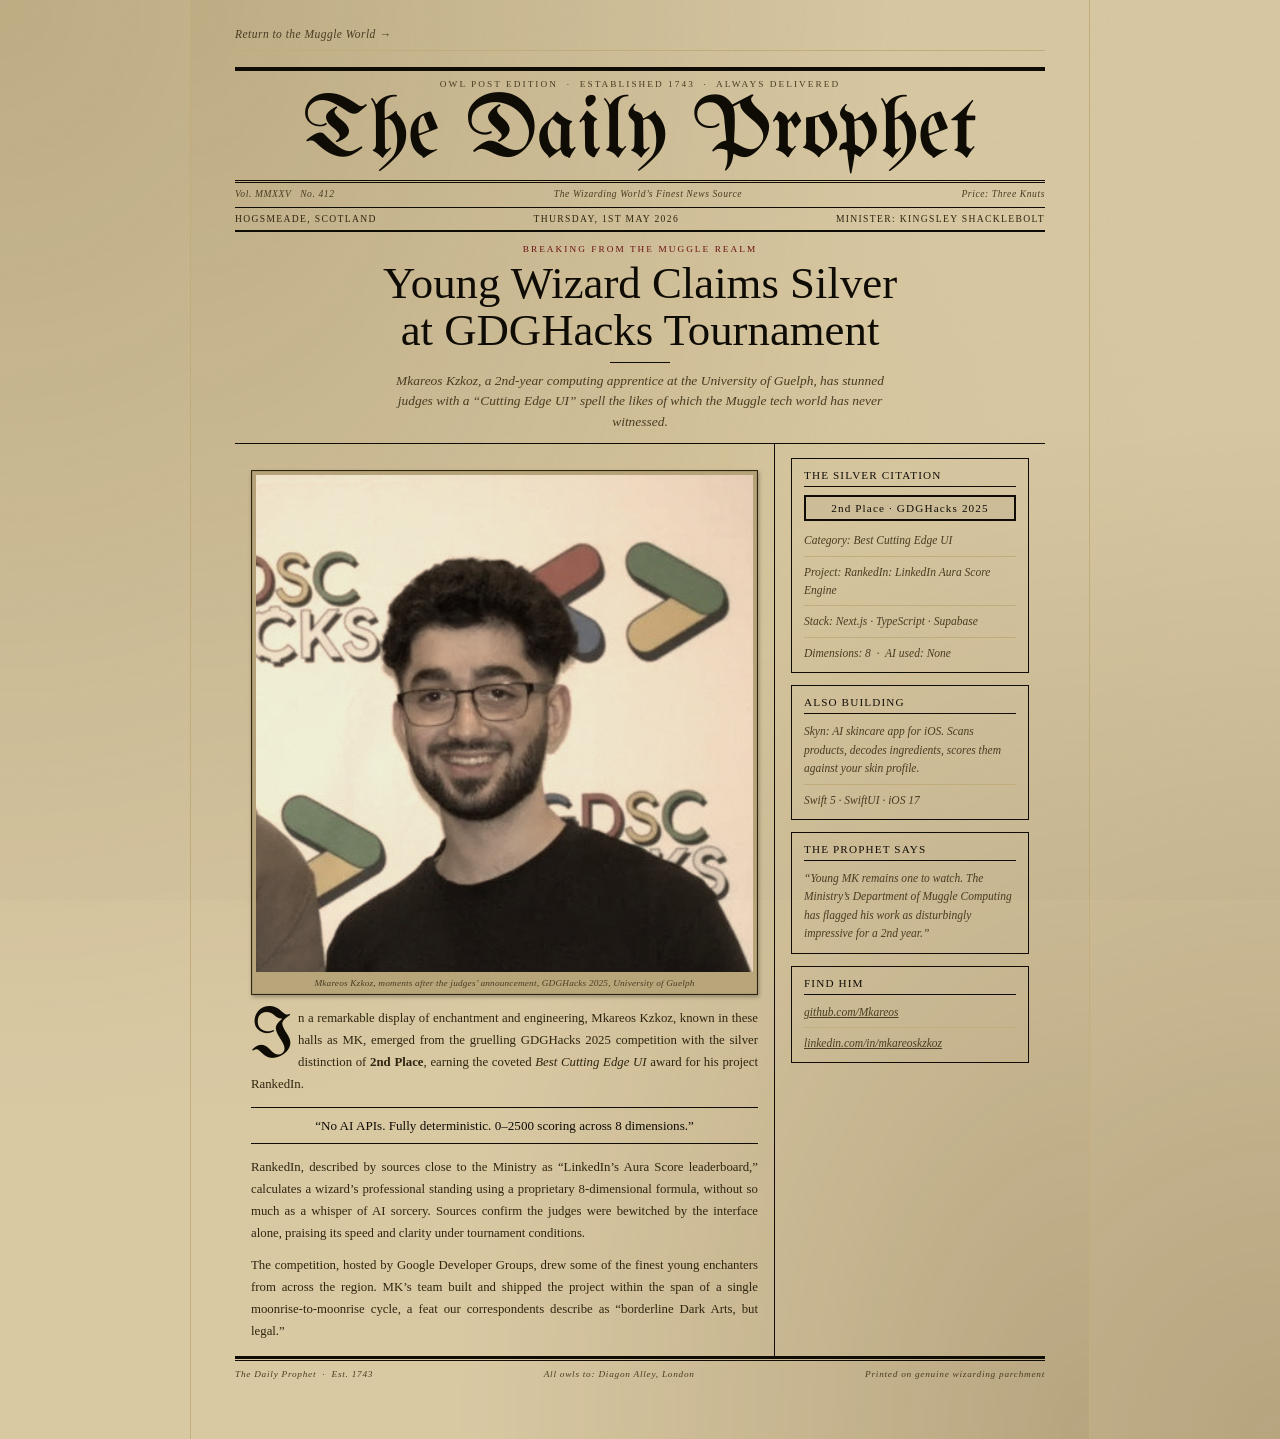
<file: daily-prophet.html>
<!DOCTYPE html>
<html lang="en">
<head>
<meta charset="UTF-8" />
<meta name="viewport" content="width=device-width, initial-scale=1.0" />
<title>The Daily Prophet</title>
<link rel="preconnect" href="https://fonts.googleapis.com">
<link rel="preconnect" href="https://fonts.gstatic.com" crossorigin>
<link href="https://fonts.googleapis.com/css2?family=UnifrakturMaguntia&family=IM+Fell+English:ital@0;1&family=IM+Fell+English+SC&display=swap" rel="stylesheet">
<style>
  *, *::before, *::after { margin: 0; padding: 0; box-sizing: border-box; }

  :root {
    --parchment: #d9c9a3;
    --parchment2: #cbb98a;
    --parchment3: #c4ae7d;
    --ink: #0f0c06;
    --ink-muted: #2e2510;
    --ink-faint: #4a3d22;
    --red: #6b1212;
  }

  html { background: #1a1208; }

  body {
    background: var(--parchment);
    color: var(--ink);
    font-family: 'IM Fell English', Georgia, serif;
    min-height: 100vh;
    /* aged paper, uneven yellowing */
    background-image:
      radial-gradient(ellipse at 0% 0%, rgba(80,50,0,.18) 0%, transparent 55%),
      radial-gradient(ellipse at 100% 100%, rgba(60,35,0,.22) 0%, transparent 50%),
      radial-gradient(ellipse at 60% 40%, rgba(200,170,90,.08) 0%, transparent 40%);
  }

  /* grain texture */
  body::after {
    content: '';
    position: fixed;
    inset: 0;
    background-image: url("data:image/svg+xml,%3Csvg xmlns='http://www.w3.org/2000/svg' width='200' height='200'%3E%3Cfilter id='n'%3E%3CfeTurbulence type='fractalNoise' baseFrequency='0.75' numOctaves='4' stitchTiles='stitch'/%3E%3CfeColorMatrix type='saturate' values='0'/%3E%3C/filter%3E%3Crect width='200' height='200' filter='url(%23n)' opacity='0.09'/%3E%3C/svg%3E");
    pointer-events: none;
    z-index: 100;
    mix-blend-mode: multiply;
  }

  .page {
    max-width: 900px;
    margin: 0 auto;
    padding: 28px 44px 60px;
    position: relative;
    z-index: 1;
    border-left: 1px solid var(--parchment3);
    border-right: 1px solid var(--parchment3);
    min-height: 100vh;
    background: inherit;
  }

  /* ── Back link ── */
  .back-link {
    display: inline-block;
    font-family: 'IM Fell English', serif;
    font-size: .72rem;
    font-style: italic;
    color: var(--ink-faint);
    text-decoration: none;
    letter-spacing: .04em;
    margin-bottom: 16px;
    border-bottom: 1px solid var(--parchment3);
    padding-bottom: 10px;
    display: block;
  }
  .back-link:hover { color: var(--ink); }

  /* ── Masthead ── */
  .masthead {
    border-top: 4px solid var(--ink);
    border-bottom: 1px solid var(--ink);
    text-align: center;
    padding: 8px 0 6px;
  }
  .masthead-top {
    font-size: .58rem;
    letter-spacing: .22em;
    text-transform: uppercase;
    color: var(--ink-faint);
    margin-bottom: 2px;
  }
  .masthead-title {
    font-family: 'UnifrakturMaguntia', cursive;
    font-size: clamp(3rem, 9vw, 5.5rem);
    line-height: .95;
    color: var(--ink);
  }
  .masthead-rule {
    height: 3px;
    border-top: 1px solid var(--ink);
    border-bottom: 1px solid var(--ink);
    margin: 5px 0 3px;
  }
  .masthead-bottom {
    display: flex;
    justify-content: space-between;
    font-size: .6rem;
    letter-spacing: .06em;
    color: var(--ink-faint);
    font-style: italic;
    padding: 2px 0;
  }

  /* ── Dateline ── */
  .dateline {
    display: flex;
    justify-content: space-between;
    align-items: center;
    font-size: .6rem;
    letter-spacing: .14em;
    text-transform: uppercase;
    color: var(--ink-muted);
    padding: 5px 0 6px;
    border-bottom: 2px solid var(--ink);
    margin-bottom: 0;
  }

  /* ── Headline block ── */
  .headline-block {
    text-align: center;
    padding: 12px 24px 10px;
    border-bottom: 1px solid var(--ink);
  }
  .hl-kicker {
    font-size: .58rem;
    letter-spacing: .22em;
    text-transform: uppercase;
    color: var(--red);
    margin-bottom: 6px;
  }
  .hl-main {
    font-family: 'IM Fell English SC', serif;
    font-size: clamp(1.7rem, 4.5vw, 2.8rem);
    line-height: 1.05;
    margin-bottom: 8px;
    color: var(--ink);
  }
  .hl-rule {
    width: 60px;
    height: 1px;
    background: var(--ink);
    margin: 8px auto;
  }
  .hl-deck {
    font-size: .84rem;
    font-style: italic;
    color: var(--ink-faint);
    max-width: 500px;
    margin: 0 auto;
    line-height: 1.55;
  }

  /* ── Columns ── */
  .columns {
    display: grid;
    grid-template-columns: 2fr 1fr;
    gap: 0;
    border-bottom: 2px solid var(--ink);
  }
  .col {
    padding: 14px 16px;
    border-right: 1px solid var(--ink);
  }
  .col:last-child { border-right: none; }

  /* ── Article ── */
  .article-body {
    font-size: .8rem;
    line-height: 1.72;
    color: var(--ink-muted);
    text-align: justify;
    hyphens: auto;
  }
  .article-body + .article-body { margin-top: 10px; }

  .drop-cap::first-letter {
    font-family: 'UnifrakturMaguntia', cursive;
    font-size: 3.8rem;
    float: left;
    line-height: .72;
    padding-right: 5px;
    padding-top: 6px;
    color: var(--ink);
  }

  /* ── Pull quote ── */
  .pull-quote {
    border-top: 1px solid var(--ink);
    border-bottom: 1px solid var(--ink);
    padding: 8px 10px;
    margin: 12px 0;
    font-family: 'IM Fell English SC', serif;
    font-size: .82rem;
    line-height: 1.45;
    text-align: center;
    color: var(--ink);
  }

  /* ── Photo frames ── */
  .photo-frame {
    position: relative;
    background: #b8a57a;
    border: 1px solid var(--ink-muted);
    padding: 4px;
    margin: 12px 0;
    box-shadow: 1px 2px 4px rgba(0,0,0,.3), inset 0 0 0 1px rgba(0,0,0,.08);
  }
  .photo-frame img {
    width: 100%;
    display: block;
    filter: sepia(50%) grayscale(30%) contrast(1.1) brightness(.95);
    animation: flicker 10s ease-in-out infinite;
  }
  @keyframes flicker {
    0%,100% { filter: sepia(50%) grayscale(30%) contrast(1.1) brightness(.95); }
    48%      { filter: sepia(45%) grayscale(35%) contrast(1.12) brightness(.97); }
    50%      { filter: sepia(55%) grayscale(25%) contrast(1.08) brightness(.93); }
    52%      { filter: sepia(48%) grayscale(32%) contrast(1.11) brightness(.96); }
  }
  .photo-caption {
    font-size: .58rem;
    font-style: italic;
    color: var(--ink-faint);
    text-align: center;
    margin-top: 5px;
    letter-spacing: .02em;
    line-height: 1.4;
  }

  /* ── Photo placeholder ── */
  .photo-placeholder {
    width: 100%;
    aspect-ratio: 4/3;
    background: var(--parchment3);
    border: 1px solid var(--ink-muted);
    display: flex;
    flex-direction: column;
    align-items: center;
    justify-content: center;
    gap: 6px;
    color: var(--ink-faint);
    font-size: .68rem;
    font-style: italic;
    letter-spacing: .04em;
    opacity: .7;
  }
  .photo-placeholder .ph-label { font-size: .6rem; }

  /* ── Photo grid ── */
  .photo-grid {
    display: grid;
    grid-template-columns: 1fr 1fr;
    gap: 8px;
    margin-top: 12px;
  }

  /* ── Sidebar boxes ── */
  .sidebar-box {
    border: 1px solid var(--ink);
    padding: 10px 12px;
    margin-bottom: 12px;
  }
  .sidebar-title {
    font-family: 'IM Fell English SC', serif;
    font-size: .7rem;
    letter-spacing: .1em;
    text-transform: uppercase;
    border-bottom: 1px solid var(--ink);
    padding-bottom: 5px;
    margin-bottom: 8px;
    color: var(--ink);
  }
  .sidebar-line {
    font-size: .72rem;
    line-height: 1.6;
    color: var(--ink-faint);
    font-style: italic;
  }
  .sidebar-line + .sidebar-line {
    margin-top: 6px;
    padding-top: 6px;
    border-top: 1px solid var(--parchment3);
  }

  /* ── Award ── */
  .award-stamp {
    display: block;
    text-align: center;
    font-family: 'IM Fell English SC', serif;
    font-size: .7rem;
    letter-spacing: .1em;
    color: var(--ink);
    border: 2px solid var(--ink);
    padding: 5px 10px;
    margin-bottom: 10px;
    background: rgba(0,0,0,.04);
  }

  /* ── Footer ── */
  .paper-footer {
    border-top: 3px double var(--ink);
    margin-top: 0;
    padding-top: 8px;
    display: flex;
    justify-content: space-between;
    font-size: .58rem;
    color: var(--ink-faint);
    letter-spacing: .08em;
    font-style: italic;
  }

  @media (max-width: 580px) {
    .page { padding: 18px 16px 40px; }
    .columns { grid-template-columns: 1fr; }
    .col { border-right: none; border-bottom: 1px solid var(--ink); }
    .photo-grid { grid-template-columns: 1fr; }
    .masthead-bottom, .dateline { flex-direction: column; gap: 2px; text-align: center; }
  }
</style>
</head>
<body>
<div class="page">

  <a href="index.html" class="back-link">Return to the Muggle World &rarr;</a>

  <!-- MASTHEAD -->
  <div class="masthead">
    <div class="masthead-top">Owl Post Edition &nbsp;&middot;&nbsp; Established 1743 &nbsp;&middot;&nbsp; Always Delivered</div>
    <div class="masthead-title">The Daily Prophet</div>
    <div class="masthead-rule"></div>
    <div class="masthead-bottom">
      <span>Vol. MMXXV &nbsp; No. 412</span>
      <span>The Wizarding World&rsquo;s Finest News Source</span>
      <span>Price: Three Knuts</span>
    </div>
  </div>

  <!-- DATELINE -->
  <div class="dateline">
    <span>Hogsmeade, Scotland</span>
    <span>Thursday, 1st May 2026</span>
    <span>Minister: Kingsley Shacklebolt</span>
  </div>

  <!-- HEADLINE -->
  <div class="headline-block">
    <div class="hl-kicker">Breaking from the Muggle Realm</div>
    <div class="hl-main">Young Wizard Claims Silver<br>at GDGHacks Tournament</div>
    <div class="hl-rule"></div>
    <div class="hl-deck">Mkareos Kzkoz, a 2nd-year computing apprentice at the University of Guelph, has stunned judges with a &ldquo;Cutting Edge UI&rdquo; spell the likes of which the Muggle tech world has never witnessed.</div>
  </div>

  <!-- BODY -->
  <div class="columns">

    <div class="col">

      <div class="photo-frame">
        <img src="photo.jpg" alt="Mkareos Kzkoz at GDGHacks" />
        <div class="photo-caption">Mkareos Kzkoz, moments after the judges&rsquo; announcement, GDGHacks 2025, University of Guelph</div>
      </div>

      <p class="article-body drop-cap">In a remarkable display of enchantment and engineering, Mkareos Kzkoz, known in these halls as MK, emerged from the gruelling GDGHacks 2025 competition with the silver distinction of <strong>2nd Place</strong>, earning the coveted <em>Best Cutting Edge UI</em> award for his project RankedIn.</p>

      <div class="pull-quote">
        &ldquo;No AI APIs. Fully deterministic. 0&ndash;2500 scoring across 8 dimensions.&rdquo;
      </div>

      <p class="article-body">RankedIn, described by sources close to the Ministry as &ldquo;LinkedIn&rsquo;s Aura Score leaderboard,&rdquo; calculates a wizard&rsquo;s professional standing using a proprietary 8-dimensional formula, without so much as a whisper of AI sorcery. Sources confirm the judges were bewitched by the interface alone, praising its speed and clarity under tournament conditions.</p>

      <p class="article-body">The competition, hosted by Google Developer Groups, drew some of the finest young enchanters from across the region. MK&rsquo;s team built and shipped the project within the span of a single moonrise-to-moonrise cycle, a feat our correspondents describe as &ldquo;borderline Dark Arts, but legal.&rdquo;</p>


    </div>

    <div class="col">

      <div class="sidebar-box">
        <div class="sidebar-title">The Silver Citation</div>
        <div class="award-stamp">2nd Place &middot; GDGHacks 2025</div>
        <div class="sidebar-line">Category: <em>Best Cutting Edge UI</em></div>
        <div class="sidebar-line">Project: <em>RankedIn: LinkedIn Aura Score Engine</em></div>
        <div class="sidebar-line">Stack: <em>Next.js &middot; TypeScript &middot; Supabase</em></div>
        <div class="sidebar-line">Dimensions: <em>8</em> &nbsp;&middot;&nbsp; AI used: <em>None</em></div>
      </div>

      <div class="sidebar-box">
        <div class="sidebar-title">Also Building</div>
        <div class="sidebar-line"><em>Skyn</em>: AI skincare app for iOS. Scans products, decodes ingredients, scores them against your skin profile.</div>
        <div class="sidebar-line">Swift 5 &middot; SwiftUI &middot; iOS 17</div>
      </div>

      <div class="sidebar-box">
        <div class="sidebar-title">The Prophet Says</div>
        <div class="sidebar-line">&ldquo;Young MK remains one to watch. The Ministry&rsquo;s Department of Muggle Computing has flagged his work as <em>disturbingly impressive for a 2nd year.</em>&rdquo;</div>
      </div>

      <div class="sidebar-box">
        <div class="sidebar-title">Find Him</div>
        <div class="sidebar-line"><a href="https://github.com/Mkareos" style="color:inherit; text-decoration:underline;">github.com/Mkareos</a></div>
        <div class="sidebar-line"><a href="https://www.linkedin.com/in/mkareoskzkoz" style="color:inherit; text-decoration:underline;">linkedin.com/in/mkareoskzkoz</a></div>
      </div>

    </div>

  </div>

  <div class="paper-footer">
    <span>The Daily Prophet &nbsp;&middot;&nbsp; Est. 1743</span>
    <span>All owls to: Diagon Alley, London</span>
    <span>Printed on genuine wizarding parchment</span>
  </div>

</div>
<script src="script.js"></script>
</body>
</html>
</file>
